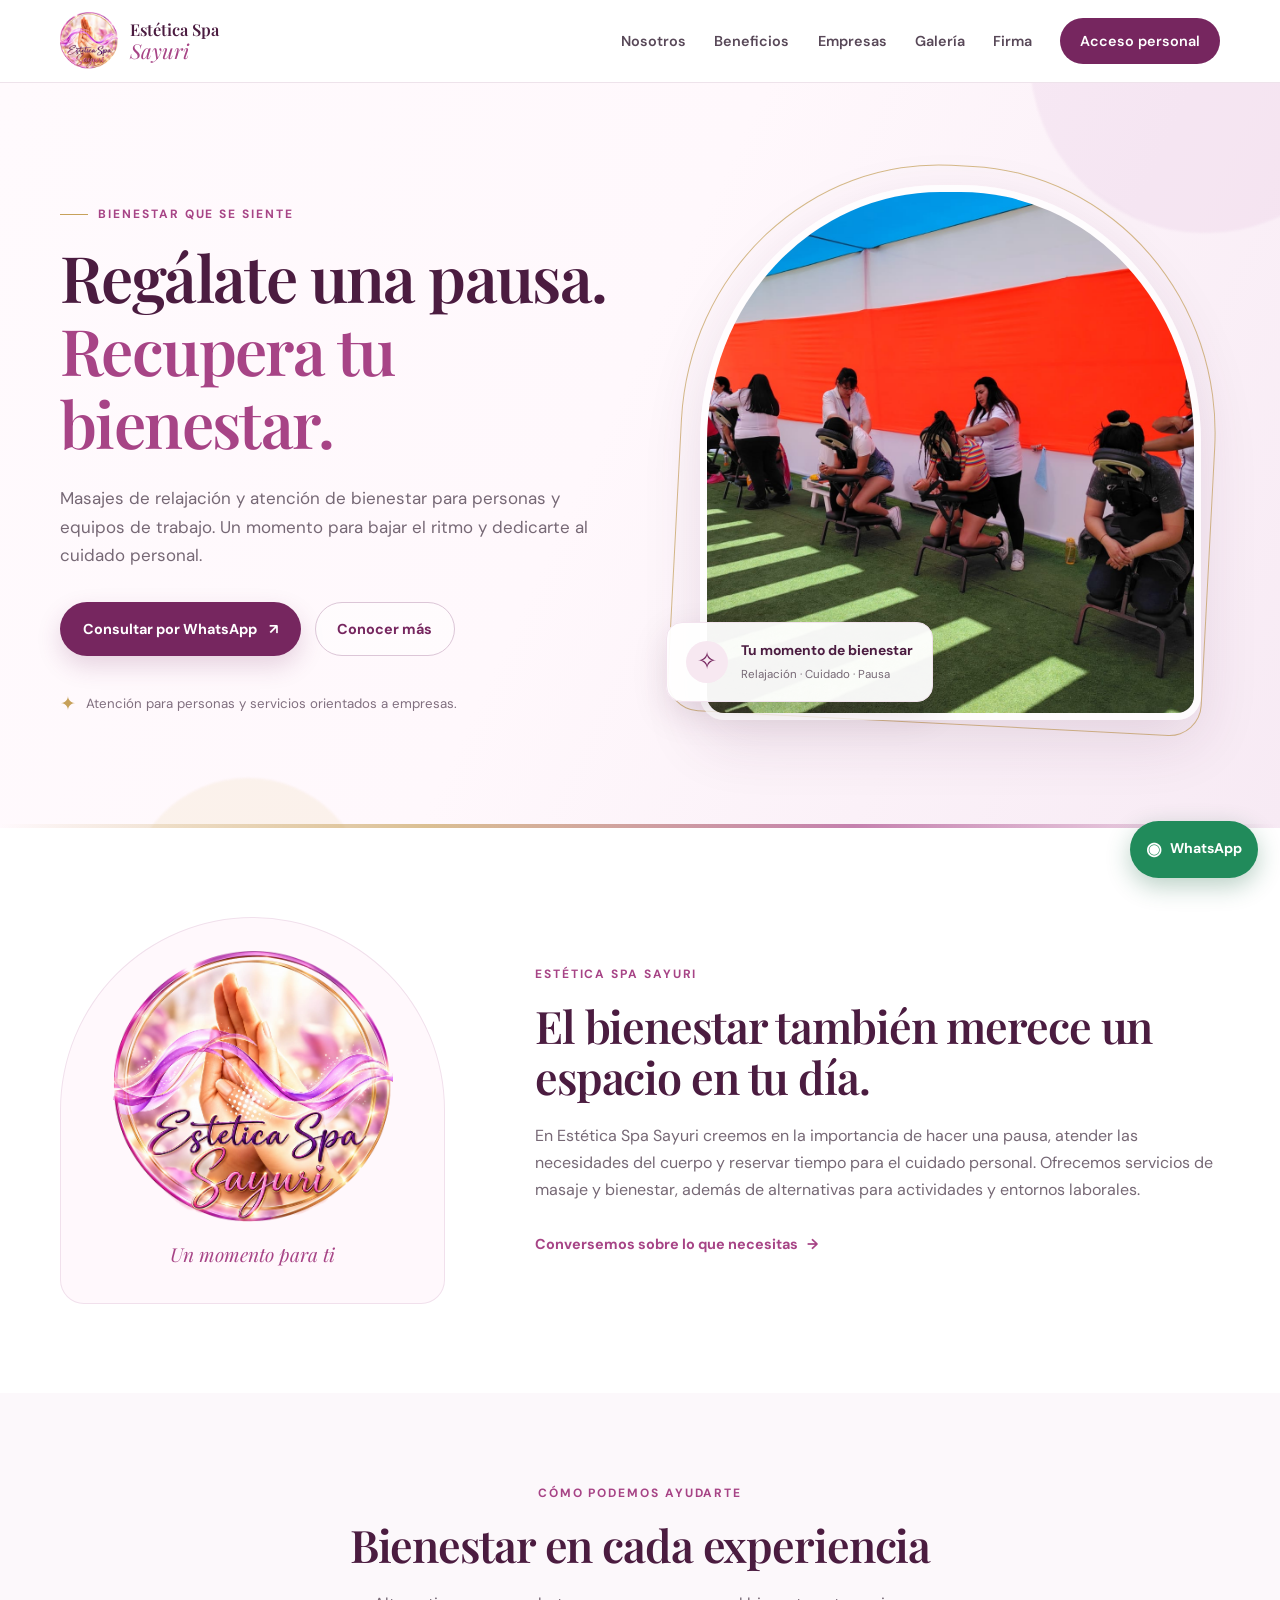
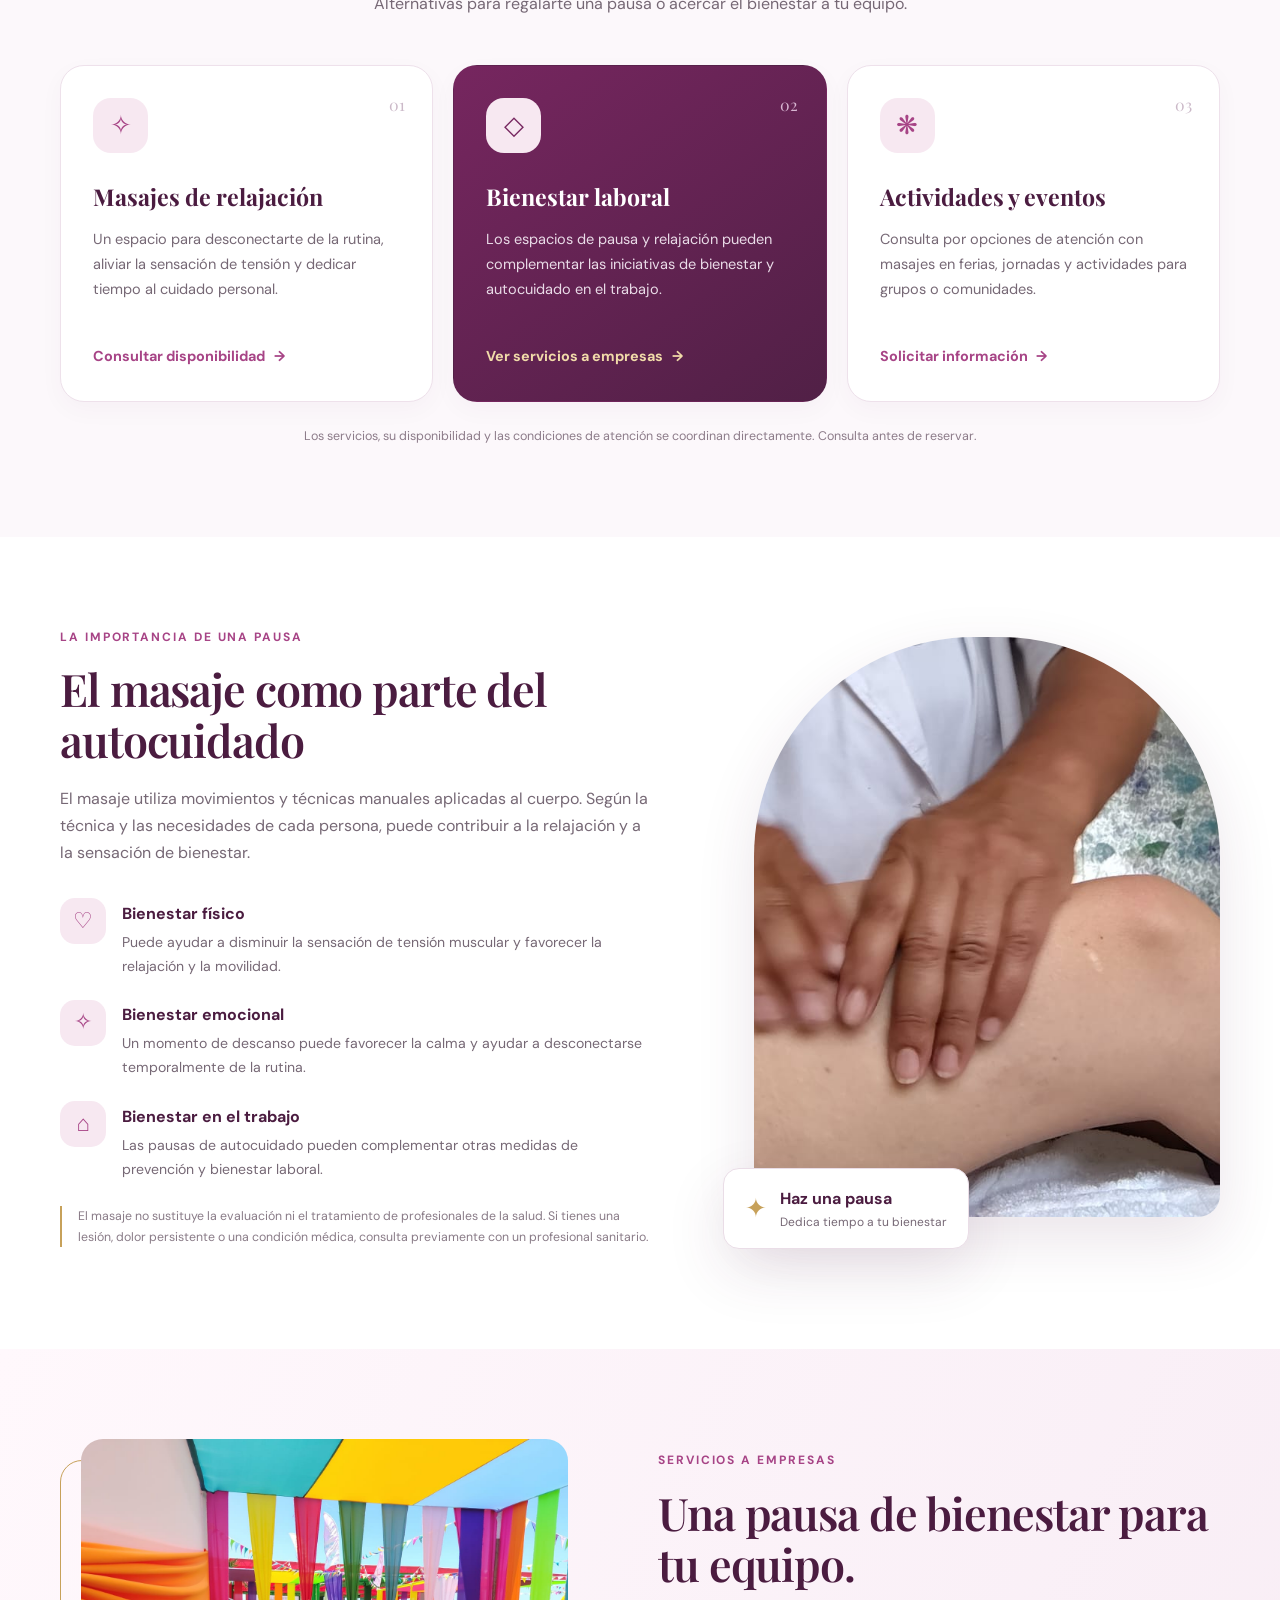
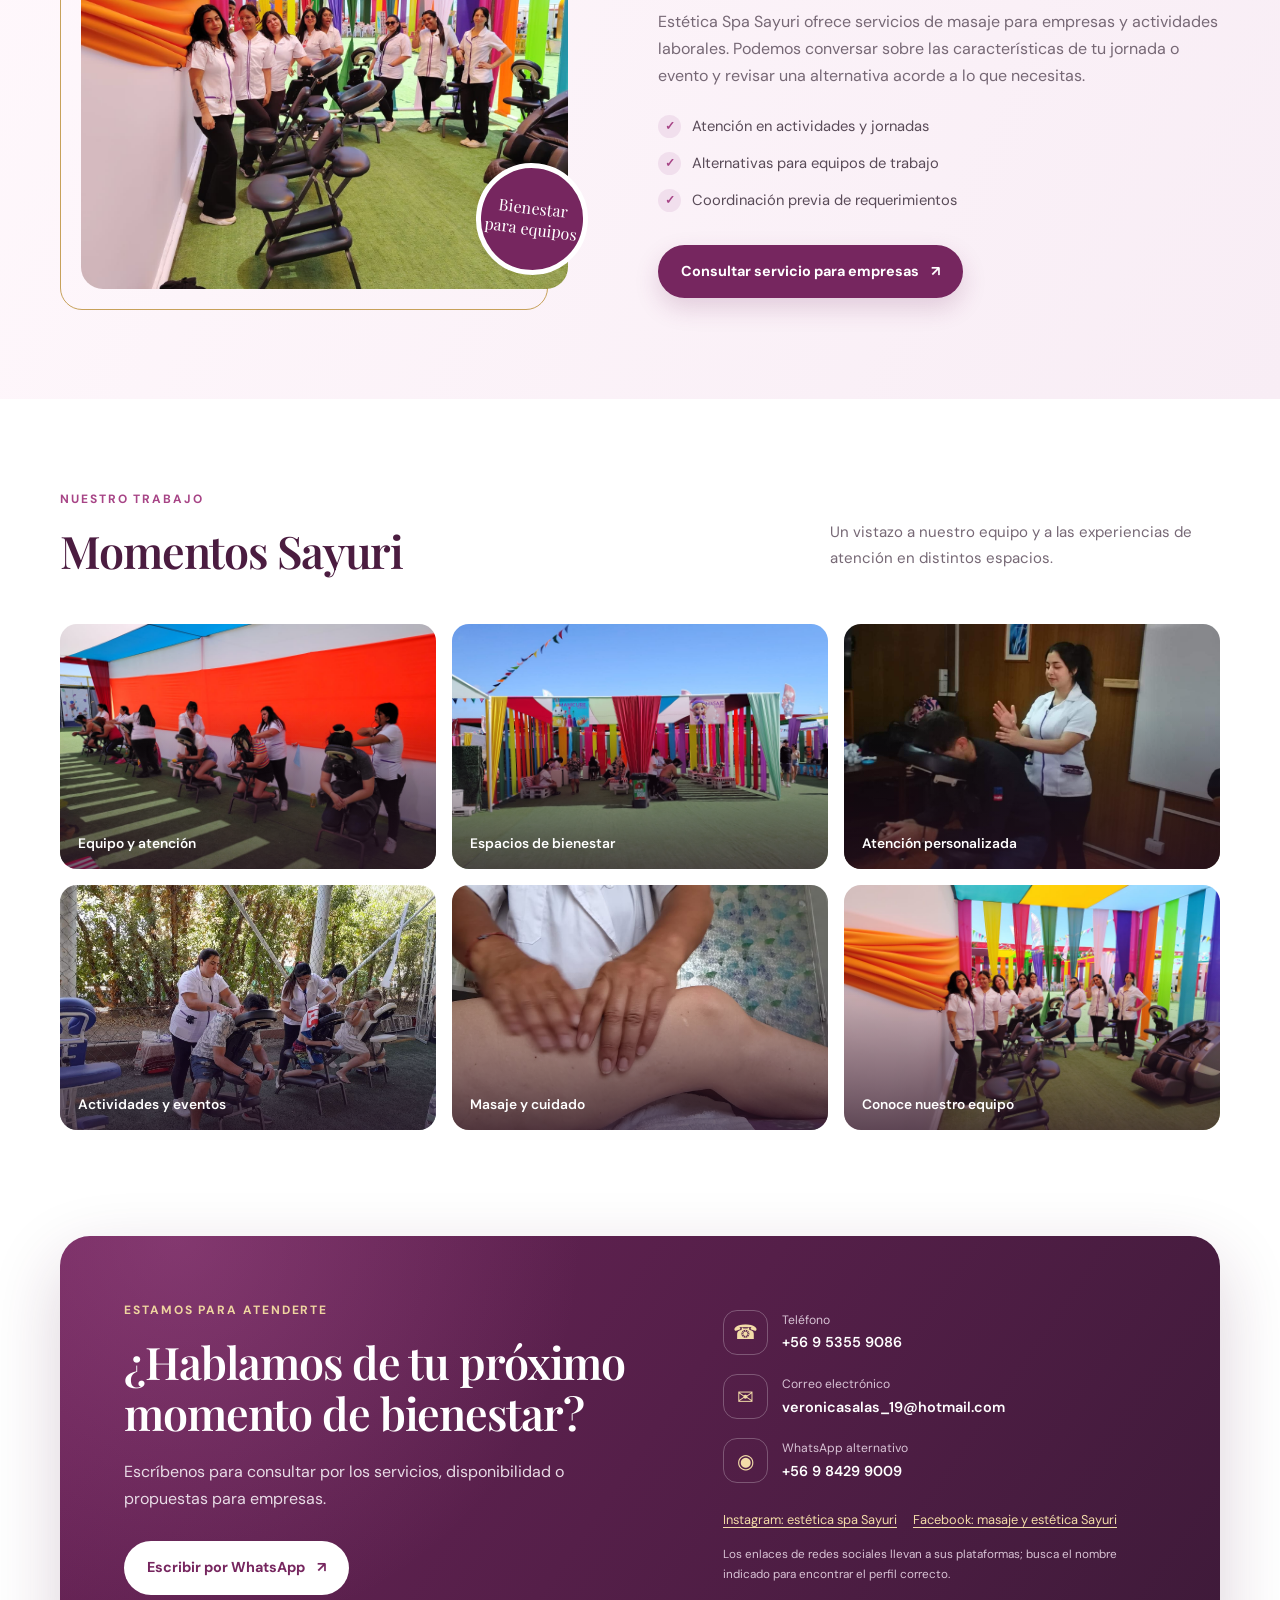
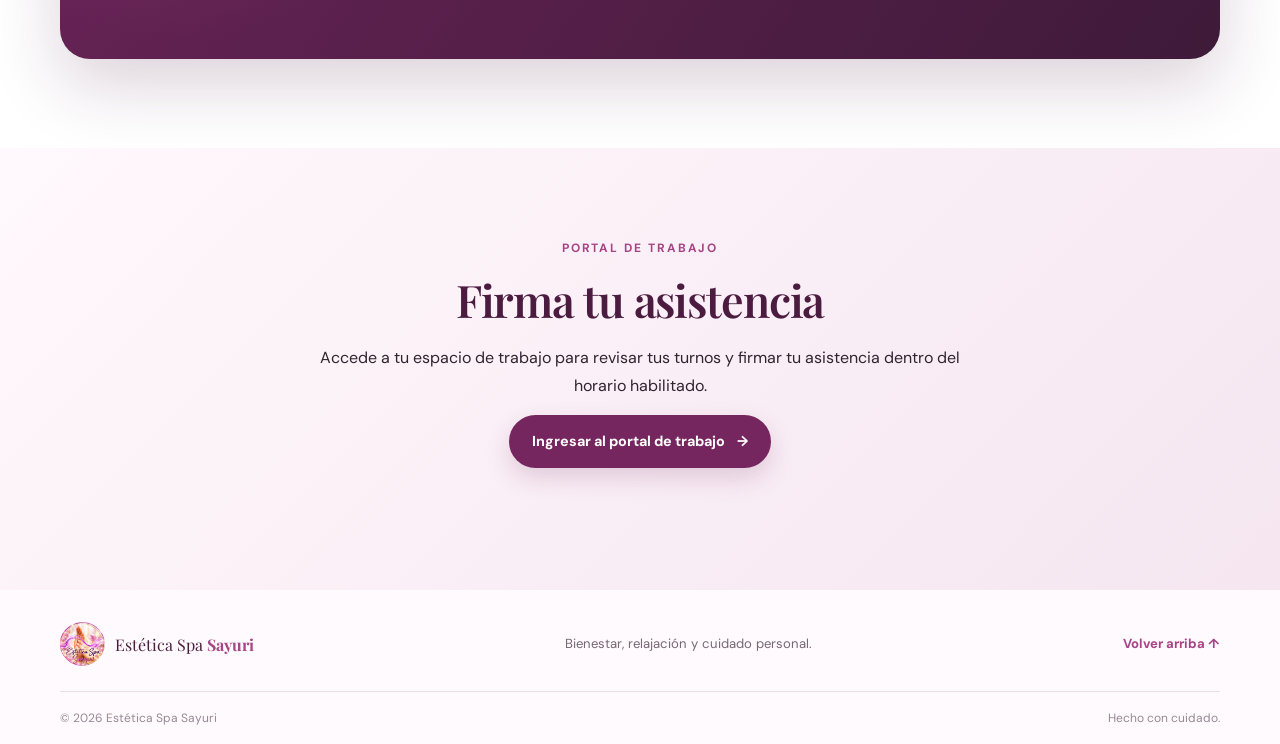
<file: index.html>
<!doctype html>
<html lang="es">
<head>
  <meta charset="utf-8">
  <meta name="viewport" content="width=device-width, initial-scale=1">
  <meta name="theme-color" content="#7c2865">
  <meta name="description" content="Estética Spa Sayuri ofrece servicios de masajes de relajación y bienestar para personas y empresas. Consulta por WhatsApp.">
  <title>Estética Spa Sayuri | Bienestar y masajes</title>
  <link rel="preconnect" href="https://fonts.googleapis.com">
  <link rel="preconnect" href="https://fonts.gstatic.com" crossorigin>
  <link href="https://fonts.googleapis.com/css2?family=DM+Sans:wght@400;500;600;700&family=Playfair+Display:wght@500;600;700&display=swap" rel="stylesheet">
  <link rel="stylesheet" href="css/styles.css">
  <script src="js/script.js" defer></script>
</head>
<body>
  <a class="skip-link" href="#contenido">Saltar al contenido</a>
  <header class="site-header">
    <div class="container nav-wrap">
      <a class="brand" href="#inicio" aria-label="Estética Spa Sayuri, inicio">
        <img src="assets/logo-sayuri.png" alt="Logo de Estética Spa Sayuri">
        <span><strong>Estética Spa</strong><em>Sayuri</em></span>
      </a>
      <button class="menu-toggle" type="button" aria-expanded="false" aria-controls="main-nav" aria-label="Abrir menú">
        <span></span><span></span><span></span>
      </button>
      <nav class="main-nav" id="main-nav" aria-label="Navegación principal">
        <a href="#nosotros">Nosotros</a>
        <a href="#beneficios">Beneficios</a>
        <a href="#empresas">Empresas</a>
        <a href="#galeria">Galería</a>
        <a href="#firma">Firma</a>
        <a class="nav-cta" href="pages/login.html">Acceso personal</a>
      </nav>
    </div>
  </header>

  <main id="contenido">
    <section class="hero" id="inicio">
      <div class="hero-glow hero-glow-one"></div><div class="hero-glow hero-glow-two"></div>
      <div class="container hero-grid">
        <div class="hero-copy">
          <p class="eyebrow"><span></span> Bienestar que se siente</p>
          <h1>Regálate una pausa.<br><span>Recupera tu bienestar.</span></h1>
          <p class="hero-lead">Masajes de relajación y atención de bienestar para personas y equipos de trabajo. Un momento para bajar el ritmo y dedicarte al cuidado personal.</p>
          <div class="hero-actions">
            <a class="button button-primary" href="https://wa.me/56984299009?text=Hola%2C%20quisiera%20consultar%20por%20los%20servicios%20de%20Est%C3%A9tica%20Spa%20Sayuri." target="_blank" rel="noopener noreferrer">Consultar por WhatsApp <span aria-hidden="true">↗</span></a>
            <a class="button button-secondary" href="#servicios">Conocer más</a>
          </div>
          <div class="hero-note"><span class="note-icon" aria-hidden="true">✦</span><span>Atención para personas y servicios orientados a empresas.</span></div>
        </div>
        <div class="hero-visual">
          <div class="hero-image-frame">
            <img src="assets/galeria/foto-2-masajes-evento.png" alt="Espacio de atención de masajes en una actividad de bienestar" fetchpriority="high">
          </div>
          <div class="floating-card"><span class="floating-star" aria-hidden="true">✧</span><div><strong>Tu momento de bienestar</strong><small>Relajación · Cuidado · Pausa</small></div></div>
          <div class="hero-orbit" aria-hidden="true"></div>
        </div>
      </div>
      <div class="hero-bottom-line"></div>
    </section>

    <section class="intro section-pad" id="nosotros">
      <div class="container intro-grid">
        <div class="intro-mark">
          <img src="assets/logo-sayuri.png" alt="Emblema de Estética Spa Sayuri">
          <span>Un momento para ti</span>
        </div>
        <div class="intro-copy">
          <p class="eyebrow">Estética Spa Sayuri</p>
          <h2>El bienestar también merece un espacio en tu día.</h2>
          <p>En Estética Spa Sayuri creemos en la importancia de hacer una pausa, atender las necesidades del cuerpo y reservar tiempo para el cuidado personal. Ofrecemos servicios de masaje y bienestar, además de alternativas para actividades y entornos laborales.</p>
          <a class="text-link" href="#contacto">Conversemos sobre lo que necesitas <span aria-hidden="true">→</span></a>
        </div>
      </div>
    </section>

    <section class="services section-pad" id="servicios">
      <div class="container">
        <div class="section-heading centered">
          <p class="eyebrow">Cómo podemos ayudarte</p>
          <h2>Bienestar en cada experiencia</h2>
          <p>Alternativas para regalarte una pausa o acercar el bienestar a tu equipo.</p>
        </div>
        <div class="service-grid">
          <article class="service-card">
            <div class="service-number">01</div><div class="service-icon" aria-hidden="true">✧</div>
            <h3>Masajes de relajación</h3>
            <p>Un espacio para desconectarte de la rutina, aliviar la sensación de tensión y dedicar tiempo al cuidado personal.</p>
            <a href="#contacto" class="text-link">Consultar disponibilidad <span aria-hidden="true">→</span></a>
          </article>
          <article class="service-card service-card-featured">
            <div class="service-number">02</div><div class="service-icon" aria-hidden="true">◇</div>
            <h3>Bienestar laboral</h3>
            <p>Los espacios de pausa y relajación pueden complementar las iniciativas de bienestar y autocuidado en el trabajo.</p>
            <a href="#empresas" class="text-link">Ver servicios a empresas <span aria-hidden="true">→</span></a>
          </article>
          <article class="service-card">
            <div class="service-number">03</div><div class="service-icon" aria-hidden="true">❋</div>
            <h3>Actividades y eventos</h3>
            <p>Consulta por opciones de atención con masajes en ferias, jornadas y actividades para grupos o comunidades.</p>
            <a href="#contacto" class="text-link">Solicitar información <span aria-hidden="true">→</span></a>
          </article>
        </div>
        <p class="small-note">Los servicios, su disponibilidad y las condiciones de atención se coordinan directamente. Consulta antes de reservar.</p>
      </div>
    </section>

    <section class="benefits section-pad" id="beneficios">
      <div class="container benefits-grid">
        <div class="benefits-copy">
          <p class="eyebrow">La importancia de una pausa</p>
          <h2>El masaje como parte del autocuidado</h2>
          <p>El masaje utiliza movimientos y técnicas manuales aplicadas al cuerpo. Según la técnica y las necesidades de cada persona, puede contribuir a la relajación y a la sensación de bienestar.</p>
          <div class="benefit-list">
            <article class="benefit-item"><span class="benefit-symbol" aria-hidden="true">♡</span><div><h3>Bienestar físico</h3><p>Puede ayudar a disminuir la sensación de tensión muscular y favorecer la relajación y la movilidad.</p></div></article>
            <article class="benefit-item"><span class="benefit-symbol" aria-hidden="true">✧</span><div><h3>Bienestar emocional</h3><p>Un momento de descanso puede favorecer la calma y ayudar a desconectarse temporalmente de la rutina.</p></div></article>
            <article class="benefit-item"><span class="benefit-symbol" aria-hidden="true">⌂</span><div><h3>Bienestar en el trabajo</h3><p>Las pausas de autocuidado pueden complementar otras medidas de prevención y bienestar laboral.</p></div></article>
          </div>
          <p class="disclaimer">El masaje no sustituye la evaluación ni el tratamiento de profesionales de la salud. Si tienes una lesión, dolor persistente o una condición médica, consulta previamente con un profesional sanitario.</p>
        </div>
        <div class="benefits-image">
          <img src="assets/galeria/foto-6-masaje.png" alt="Detalle de una sesión de masaje" loading="lazy">
          <div class="image-caption"><span>✦</span><div><strong>Haz una pausa</strong><small>Dedica tiempo a tu bienestar</small></div></div>
        </div>
      </div>
    </section>

    <section class="corporate section-pad" id="empresas">
      <div class="container corporate-grid">
        <div class="corporate-image">
          <img src="assets/galeria/foto-1-equipo.png" alt="Equipo de profesionales de masajes durante una actividad" loading="lazy">
          <div class="corporate-stamp">Bienestar<br>para equipos</div>
        </div>
        <div class="corporate-copy">
          <p class="eyebrow">Servicios a empresas</p>
          <h2>Una pausa de bienestar para tu equipo.</h2>
          <p>Estética Spa Sayuri ofrece servicios de masaje para empresas y actividades laborales. Podemos conversar sobre las características de tu jornada o evento y revisar una alternativa acorde a lo que necesitas.</p>
          <ul class="check-list">
            <li><span aria-hidden="true">✓</span> Atención en actividades y jornadas</li>
            <li><span aria-hidden="true">✓</span> Alternativas para equipos de trabajo</li>
            <li><span aria-hidden="true">✓</span> Coordinación previa de requerimientos</li>
          </ul>
          <a class="button button-primary" href="https://wa.me/56953559086?text=Hola%2C%20quisiera%20consultar%20por%20los%20servicios%20de%20masajes%20para%20empresas%20de%20Est%C3%A9tica%20Spa%20Sayuri." target="_blank" rel="noopener noreferrer">Consultar servicio para empresas <span aria-hidden="true">↗</span></a>
        </div>
      </div>
    </section>

    <section class="gallery section-pad" id="galeria">
      <div class="container">
        <div class="section-heading gallery-heading">
          <div><p class="eyebrow">Nuestro trabajo</p><h2>Momentos Sayuri</h2></div>
          <p>Un vistazo a nuestro equipo y a las experiencias de atención en distintos espacios.</p>
        </div>
        <div class="gallery-grid">
          <figure class="gallery-item gallery-large"><img src="assets/galeria/foto-2-masajes-evento.png" alt="Equipo de masajistas en un espacio de atención" loading="lazy"><figcaption>Equipo y atención</figcaption></figure>
          <figure class="gallery-item"><img src="assets/galeria/foto-3-feria.png" alt="Espacio de feria con módulos de atención" loading="lazy"><figcaption>Espacios de bienestar</figcaption></figure>
          <figure class="gallery-item"><img src="assets/galeria/foto-4-atencion.png" alt="Profesional realizando una sesión de masaje en silla" loading="lazy"><figcaption>Atención personalizada</figcaption></figure>
          <figure class="gallery-item"><img src="assets/galeria/foto-5-masajes-exterior.png" alt="Sesiones de masaje durante una actividad al aire libre" loading="lazy"><figcaption>Actividades y eventos</figcaption></figure>
          <figure class="gallery-item"><img src="assets/galeria/foto-6-masaje.png" alt="Detalle de técnicas manuales de masaje" loading="lazy"><figcaption>Masaje y cuidado</figcaption></figure>
          <figure class="gallery-item"><img src="assets/galeria/foto-1-equipo.png" alt="Equipo de Estética Spa Sayuri" loading="lazy"><figcaption>Conoce nuestro equipo</figcaption></figure>
        </div>
      </div>
    </section>

    <section class="contact section-pad" id="contacto">
      <div class="container contact-panel">
        <div class="contact-copy">
          <p class="eyebrow">Estamos para atenderte</p>
          <h2>¿Hablamos de tu próximo momento de bienestar?</h2>
          <p>Escríbenos para consultar por los servicios, disponibilidad o propuestas para empresas.</p>
          <a class="button button-light" href="https://wa.me/56984299009?text=Hola%2C%20quisiera%20recibir%20informaci%C3%B3n%20de%20Est%C3%A9tica%20Spa%20Sayuri." target="_blank" rel="noopener noreferrer">Escribir por WhatsApp <span aria-hidden="true">↗</span></a>
        </div>
        <div class="contact-details">
          <a class="contact-row" href="tel:+56953559086"><span class="contact-icon" aria-hidden="true">☎</span><span><small>Teléfono</small><strong>+56 9 5355 9086</strong></span></a>
          <a class="contact-row" href="mailto:veronicasalas_19@hotmail.com"><span class="contact-icon" aria-hidden="true">✉</span><span><small>Correo electrónico</small><strong>veronicasalas_19@hotmail.com</strong></span></a>
          <a class="contact-row" href="https://wa.me/56984299009" target="_blank" rel="noopener noreferrer"><span class="contact-icon" aria-hidden="true">◉</span><span><small>WhatsApp alternativo</small><strong>+56 9 8429 9009</strong></span></a>
          <div class="social-links">
            <a href="https://www.instagram.com/" target="_blank" rel="noopener noreferrer" aria-label="Buscar Estética Spa Sayuri en Instagram">Instagram: estética spa Sayuri</a>
            <a href="https://www.facebook.com/" target="_blank" rel="noopener noreferrer" aria-label="Buscar Masaje y Estética Sayuri en Facebook">Facebook: masaje y estética Sayuri</a>
          </div>
          <p class="social-note">Los enlaces de redes sociales llevan a sus plataformas; busca el nombre indicado para encontrar el perfil correcto.</p>
        </div>
      </div>
    </section>

    <section class="attendance section-pad" id="firma">
      <div class="container attendance-wrap">
        <div class="section-heading centered">
          <p class="eyebrow">Portal de trabajo</p>
          <h2>Firma tu asistencia</h2>
          <p>Accede a tu espacio de trabajo para revisar tus turnos y firmar tu asistencia dentro del horario habilitado.</p>
          <a class="button button-primary" href="pages/login.html">Ingresar al portal de trabajo <span aria-hidden="true">→</span></a>
        </div>
      </div>
    </section>
  </main>

  <footer class="site-footer">
    <div class="container footer-inner">
      <a class="footer-brand" href="#inicio"><img src="assets/logo-sayuri.png" alt="" loading="lazy"><span>Estética Spa <strong>Sayuri</strong></span></a>
      <p>Bienestar, relajación y cuidado personal.</p>
      <a href="#inicio" class="back-top">Volver arriba ↑</a>
    </div>
    <div class="container copyright"><span>© <span id="year"></span> Estética Spa Sayuri</span><span>Hecho con cuidado.</span></div>
  </footer>

  <a class="floating-whatsapp" href="https://wa.me/56984299009?text=Hola%2C%20quisiera%20consultar%20por%20Est%C3%A9tica%20Spa%20Sayuri." target="_blank" rel="noopener noreferrer" aria-label="Contactar por WhatsApp"><span aria-hidden="true">◉</span><span class="whatsapp-label">WhatsApp</span></a>
</body>
</html>
</file>
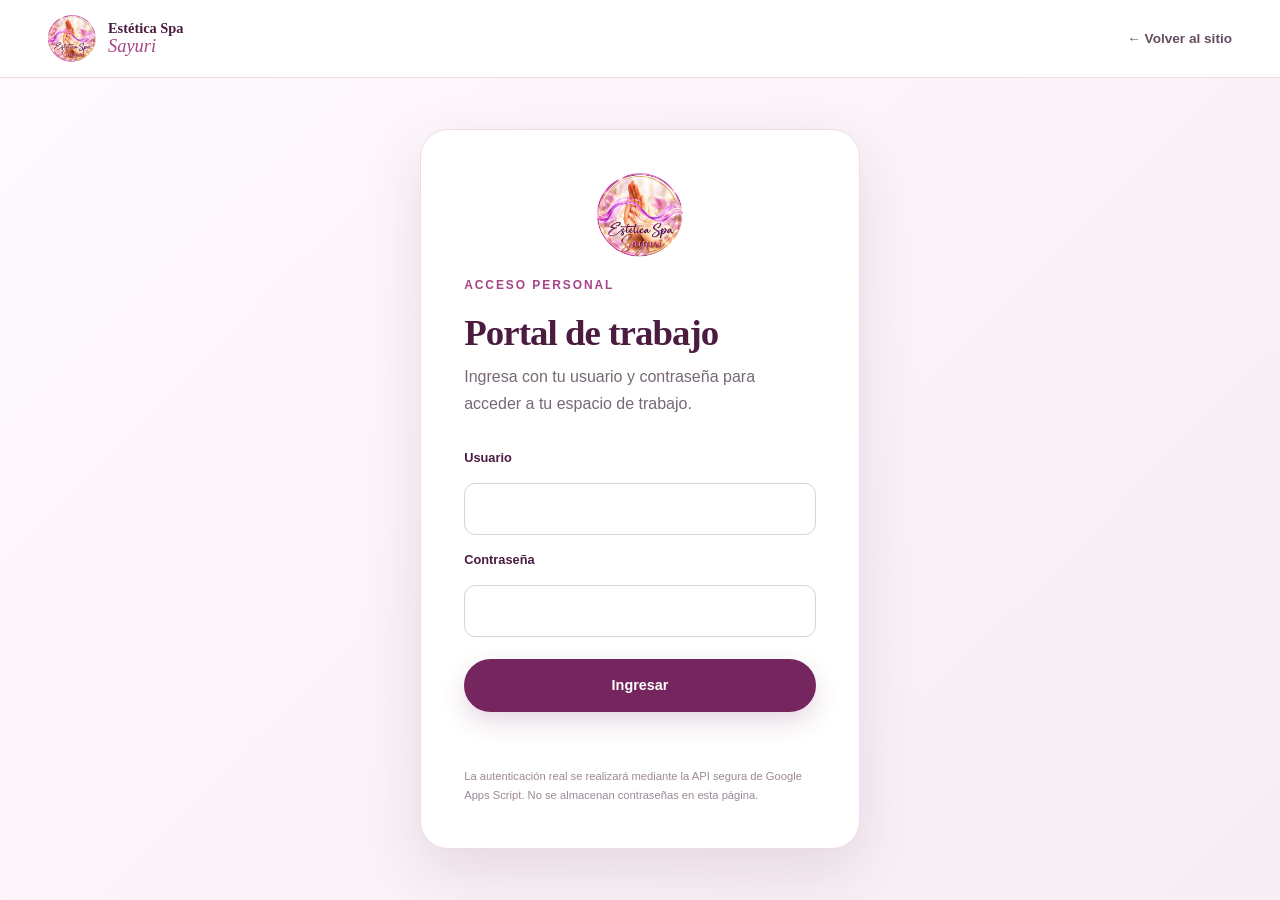
<file: pages/admin.html>
<!doctype html>
<html lang="es">
<head>
<meta charset="utf-8">
<meta name="viewport" content="width=device-width, initial-scale=1">
<meta name="theme-color" content="#76265f">
<title>Administración | Sayuri RRHH</title>
<link rel="stylesheet" href="../css/styles.css">
<link rel="stylesheet" href="../css/rrhh.css">
<script src="../js/config.js" defer></script>
<script src="../js/api.js" defer></script>
<script src="../js/app.js" defer></script>
<script src="../js/admin.js" defer></script>
<script src="../js/payroll.js" defer></script>
</head>
<body class="rrhh-body">
<header class="rrhh-top">
  <a class="brand" href="../index.html">
    <img src="../assets/logo-sayuri.png" alt="Estética Spa Sayuri">
    <span><strong>Estética Spa</strong><em>Sayuri</em></span>
  </a>
  <nav class="portal-nav">
    <a class="active" href="admin.html">Planificación</a>
    <a href="#pagos">Pagos RRHH</a>
    <a href="#asistencias">Asistencias</a>
    <a href="import-workers.html">Trabajadores</a>
    <button data-logout class="logout-btn">Salir</button>
  </nav>
</header>

<main class="portal-main">
<section class="page-heading">
  <div>
    <p class="eyebrow">Gestión RRHH</p>
    <h1>Planificación de equipos</h1>
    <p>Organiza eventos y asigna individualmente una función a cada trabajadora.</p>
  </div>
  <div class="admin-user">Sesión: <strong data-user-name></strong></div>
</section>

<section class="toolbar card">
  <div class="month-controls">
    <button id="prev-month" class="icon-btn" type="button" aria-label="Mes anterior">‹</button>
    <div>
      <span id="month-label"></span>
      <select id="year-select" aria-label="Año"></select>
    </div>
    <button id="next-month" class="icon-btn" type="button" aria-label="Mes siguiente">›</button>
  </div>
  <div class="toolbar-actions">
    <a class="button button-secondary" href="import-workers.html">Importar trabajadores</a>
    <button id="new-shift" class="button button-primary" type="button">+ Crear turno</button>
  </div>
</section>

<section class="card calendar-card">
  <div class="calendar-header">
    <div>
      <h2>Calendario de turnos</h2>
      <p>Turnos de mañana y tarde independientes, o turno único.</p>
    </div>
    <div class="legend">
      <span><i class="morning"></i>Mañana</span>
      <span><i class="afternoon"></i>Tarde</span>
      <span><i class="single"></i>Único</span>
    </div>
  </div>
  <div id="calendar" class="calendar"></div>
</section>

<section class="card roster-card">
  <div class="section-row">
    <div>
      <h2>Trabajadores disponibles</h2>
      <p>Personal cargado desde la API.</p>
    </div>
    <span id="worker-count" class="count-pill">0</span>
  </div>
  <div id="workers-list" class="workers-grid">
    <div class="loading">Cargando trabajadores…</div>
  </div>
</section>


<section class="card payroll-card" id="pagos">
  <div class="section-row">
    <div>
      <p class="eyebrow">Remuneraciones por evento</p>
      <h2>Pagos a trabajadoras</h2>
      <p>El pago se calcula por evento y función. Los bonos son retroactivos según los eventos acumulados.</p>
      <p class="payroll-payment-note"><strong>Eventos</strong> = asignaciones del período · <strong>Firmas</strong> = asistencias firmadas correctamente · <strong>Pago efectivo</strong> = monto realmente pagable según las firmas válidas.</p>
    </div>
    <div class="payroll-filters">
      <label for="payroll-month">Mes</label>
      <select id="payroll-month">
        <option value="0">Enero</option><option value="1">Febrero</option><option value="2">Marzo</option>
        <option value="3">Abril</option><option value="4">Mayo</option><option value="5">Junio</option>
        <option value="6">Julio</option><option value="7">Agosto</option><option value="8">Septiembre</option>
        <option value="9">Octubre</option><option value="10">Noviembre</option><option value="11">Diciembre</option>
      </select>
      <label for="payroll-year">Año</label>
      <select id="payroll-year"></select>
      <button id="payroll-refresh" class="button button-secondary" type="button">Actualizar</button>
    </div>
  </div>

  <div class="payroll-rules">
    <div><strong>Masajista</strong><span>$20.000 / evento</span></div>
    <div><strong>Manicurista</strong><span>$20.000 / evento</span></div>
    <div><strong>Tatuador(a)</strong><span>$15.000 / evento</span></div>
  </div>

  <div class="payroll-metrics">
    <div><span>Trabajadoras</span><strong id="payroll-worker-count">0</strong></div>
    <div><span>Eventos</span><strong id="payroll-event-count">0</strong></div>
    <div><span>Firmas</span><strong id="payroll-signature-count">0</strong></div>
    <div><span>Bonos</span><strong id="payroll-bonus-total">$0</strong></div>
    <div><span>Total a pagar</span><strong id="payroll-total">$0</strong></div>
    <div><span>Pago efectivo</span><strong id="payroll-effective-total">$0</strong></div>
  </div>

  <div id="payroll-table">
    <div class="loading">Calculando remuneraciones…</div>
  </div>
  <p id="payroll-message" class="form-message"></p>
</section>

<section class="card attendance-admin-card pending-attendance-card" id="firmas-pendientes">
  <div class="section-row">
    <div>
      <p class="eyebrow">Validación administrativa</p>
      <h2>Firmas pendientes</h2>
      <p>Asistencias cuyo período normal de firma ya terminó y que todavía no tienen registro.</p>
    </div>
    <button id="refresh-pending-attendance" class="button button-secondary" type="button">Actualizar</button>
  </div>
  <div id="pending-attendance-table">
    <div class="loading">Cargando firmas pendientes…</div>
  </div>
</section>

<section class="card attendance-admin-card" id="asistencias">
  <div class="section-row">
    <div>
      <p class="eyebrow">Control de asistencia</p>
      <h2>Firmas registradas</h2>
      <p>Consulta las firmas electrónicas registradas por el personal.</p>
    </div>
    <button id="refresh-attendance" class="button button-secondary" type="button">Actualizar</button>
  </div>
  <div id="attendance-table">
    <div class="loading">Cargando asistencias…</div>
  </div>
</section>
</main>

<div class="modal-backdrop" id="shift-modal" hidden>
<section class="modal" role="dialog" aria-modal="true" aria-labelledby="shift-title">
  <button class="modal-close" id="close-modal" type="button" aria-label="Cerrar">×</button>
  <p class="eyebrow">Configuración de turno</p>
  <h2 id="shift-title">Crear turno</h2>

  <form id="shift-form">
    <div class="form-grid">
      <div>
        <label for="shift-date">Fecha</label>
        <input id="shift-date" type="date" required>
      </div>
      <div>
        <label for="shift-type">Tipo</label>
        <select id="shift-type">
          <option value="MORNING">Mañana</option>
          <option value="AFTERNOON">Tarde</option>
          <option value="SINGLE">Único</option>
        </select>
      </div>
      <div>
        <label for="shift-start">Inicio</label>
        <input id="shift-start" type="time" required>
      </div>
      <div>
        <label for="shift-end">Término</label>
        <input id="shift-end" type="time" required>
      </div>
      <div class="full-field">
        <label for="shift-description">Descripción del evento (opcional)</label>
        <input id="shift-description" type="text" placeholder="Ej.: Feria de Navidad, evento corporativo">
      </div>
    </div>

    <div class="assign-box">
      <div class="section-row">
        <div>
          <h3>Equipo de trabajo</h3>
          <p>Selecciona los trabajadores que participarán en este turno.</p>
        </div>
        <span id="selected-count" class="count-pill">0</span>
      </div>

      <div id="worker-picker" class="worker-picker"></div>

      <div class="current-assignments-box">
        <h3>Asignaciones actuales</h3>
        <div id="current-assignments"></div>
      </div>
    </div>

    <div class="modal-actions">
      <button type="button" class="button button-secondary" id="cancel-shift">Cancelar</button>
      <button type="button" class="button button-danger" id="delete-shift" hidden>Desactivar turno</button>
      <button type="submit" class="button button-primary">Guardar turno</button>
    </div>

    <p class="form-message" id="shift-message"></p>
  </form>
</section>
</div>
</body>
</html>
</file>
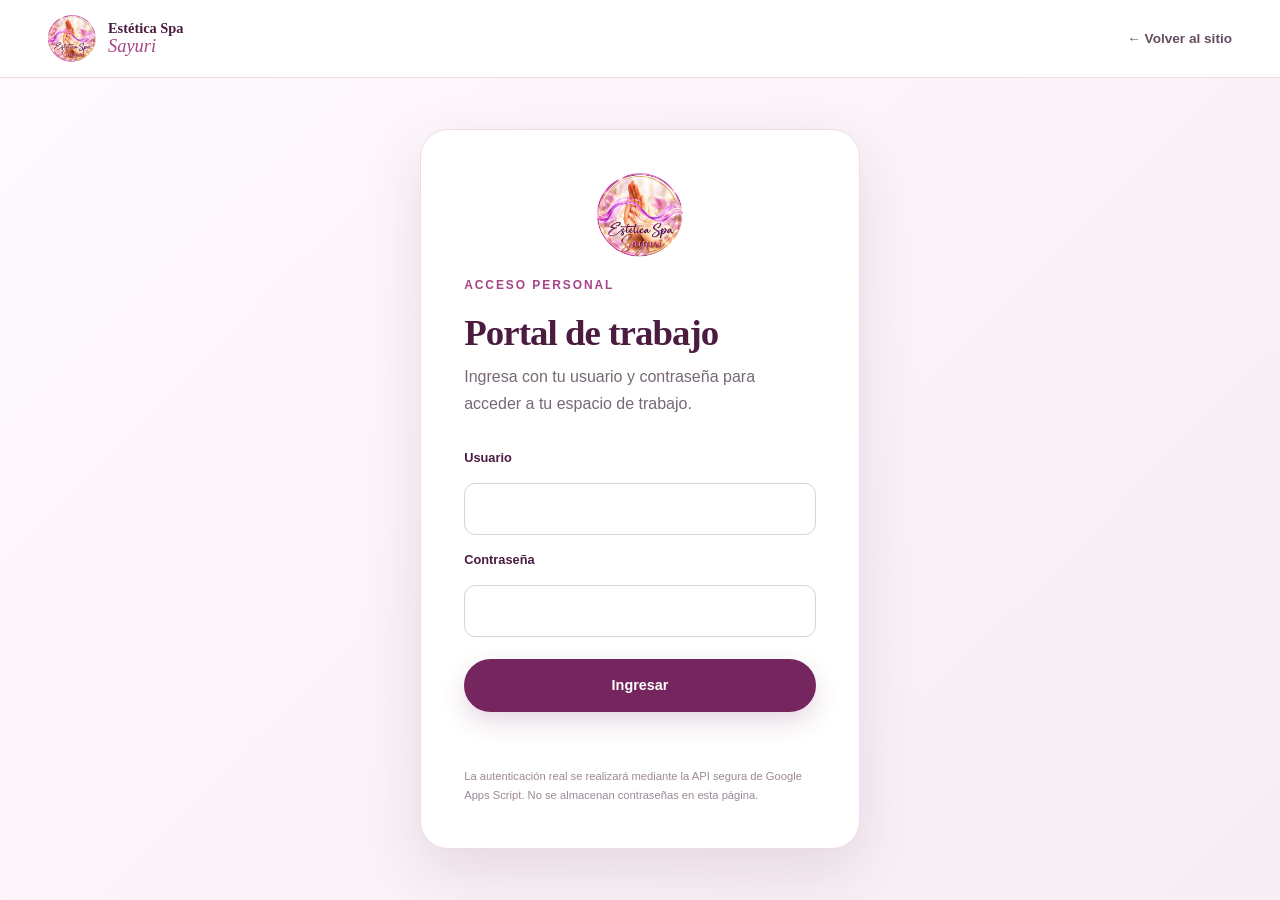
<file: pages/login.html>
<!doctype html>
<html lang="es">
<head>
<meta charset="utf-8"><meta name="viewport" content="width=device-width, initial-scale=1">
<meta name="theme-color" content="#76265f"><title>Acceso | Estética Spa Sayuri</title>
<link rel="stylesheet" href="../css/styles.css"><link rel="stylesheet" href="../css/rrhh.css">
<script src="../js/config.js" defer></script><script src="../js/api.js" defer></script><script src="../js/app.js" defer></script>
</head>
<body class="rrhh-body">
<header class="rrhh-top"><a class="brand" href="../index.html"><img src="../assets/logo-sayuri.png" alt="Estética Spa Sayuri"><span><strong>Estética Spa</strong><em>Sayuri</em></span></a><a class="back-link" href="../index.html">← Volver al sitio</a></header>
<main class="auth-main">
<section class="auth-card">
<img class="auth-logo" src="../assets/logo-sayuri.png" alt="">
<p class="eyebrow">Acceso personal</p>
<h1>Portal de trabajo</h1>
<p class="auth-intro">Ingresa con tu usuario y contraseña para acceder a tu espacio de trabajo.</p>
<form id="login-form">
<label for="username">Usuario</label><input id="username" name="username" type="text" autocomplete="username" required>
<label for="password">Contraseña</label><input id="password" name="password" type="password" autocomplete="current-password" required>
<button class="button button-primary full" type="submit">Ingresar</button>
<p class="form-message" id="login-message" role="alert"></p>
</form>
<p class="security-note">La autenticación real se realizará mediante la API segura de Google Apps Script. No se almacenan contraseñas en esta página.</p>
</section>
</main>

<script src="../js/login.js" defer></script>
</body></html>
</file>
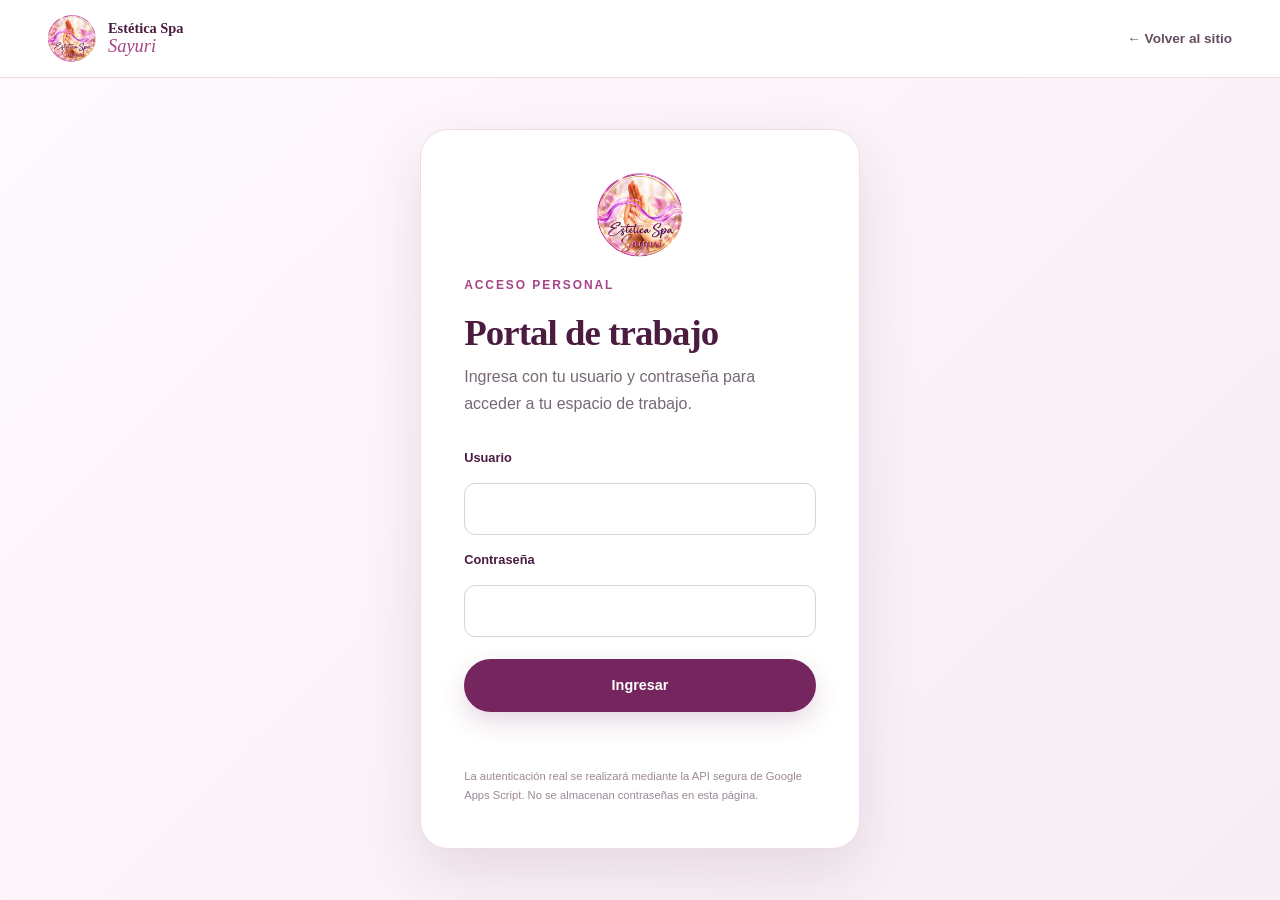
<file: pages/worker.html>
<!doctype html>
<html lang="es">
<head>
<meta charset="utf-8">
<meta name="viewport" content="width=device-width, initial-scale=1">
<meta name="theme-color" content="#76265f">
<title>Mi jornada | Sayuri RRHH</title>
<link rel="stylesheet" href="../css/styles.css">
<link rel="stylesheet" href="../css/rrhh.css">
<script src="../js/config.js" defer></script>
<script src="../js/api.js" defer></script>
<script src="../js/app.js" defer></script>
<script src="../js/worker.js" defer></script>
</head>
<body class="rrhh-body">
<header class="rrhh-top">
  <a class="brand" href="../index.html">
    <img src="../assets/logo-sayuri.png" alt="Estética Spa Sayuri">
    <span><strong>Estética Spa</strong><em>Sayuri</em></span>
  </a>
  <nav class="portal-nav">
    <a class="active" href="worker.html">Mi jornada</a>
    <button data-logout class="logout-btn">Salir</button>
  </nav>
</header>

<main class="portal-main narrow">
<section class="worker-welcome">
  <div>
    <p class="eyebrow">Mi espacio de trabajo</p>
    <h1>Hola, <span data-user-name>trabajador/a</span>.</h1>
    <p>Aquí puedes revisar tus turnos y registrar tu asistencia.</p>
  </div>
  <div id="clock" class="live-clock"></div>
</section>

<section class="card attendance-live">
  <div class="live-copy">
    <span class="live-dot"></span>
    <p class="eyebrow">Asistencia en tiempo real</p>
    <h2>¿Tienes un turno activo?</h2>
    <p id="attendance-help">Buscando tu próximo turno…</p>
  </div>
  <div class="attendance-action">
    <button id="sign-btn" class="sign-button" type="button" disabled>Firmar asistencia</button>
    <span id="sign-status" class="sign-status"></span>
  </div>
</section>

<section class="card">
  <div class="section-row">
    <div>
      <p class="eyebrow">Mi calendario</p>
      <h2>Turnos asignados</h2>
    </div>
    <span id="schedule-count" class="count-pill">0</span>
  </div>
  <div id="worker-schedule" class="worker-schedule">
    <div class="loading">Cargando calendario…</div>
  </div>
</section>

<section class="card profile-card">
  <div>
    <p class="eyebrow">Mis datos</p>
    <h2>Información personal</h2>
  </div>
  <dl id="profile-data"></dl>
</section>
</main>
</body>
</html>
</file>
<file: css/styles.css>
/* Estética Spa Sayuri — estilos responsivos */
:root {
  --plum: #76265f;
  --plum-dark: #4b1c40;
  --berry: #a74486;
  --pink: #f7e8f1;
  --blush: #fff8fc;
  --gold: #c7a15a;
  --gold-light: #e7d2a0;
  --ink: #30242f;
  --muted: #766875;
  --white: #fff;
  --line: #eadde7;
  --shadow: 0 22px 60px rgba(83, 34, 72, .12);
  --radius: 24px;
  --serif: "Playfair Display", Georgia, serif;
  --sans: "DM Sans", Arial, sans-serif;
}
* { box-sizing: border-box; }
html { scroll-behavior: smooth; scroll-padding-top: 90px; }
body { margin: 0; font-family: var(--sans); color: var(--ink); line-height: 1.7; background: #fff; }
img { display: block; max-width: 100%; }
a { color: inherit; }
button, input, textarea { font: inherit; }
a:focus-visible, button:focus-visible { outline: 3px solid var(--gold); outline-offset: 4px; }
.container { width: min(1160px, calc(100% - 48px)); margin-inline: auto; }
.skip-link { position: absolute; left: 1rem; top: -100px; z-index: 1000; padding: .7rem 1rem; background: #fff; color: var(--plum); }
.skip-link:focus { top: 1rem; }
.site-header { position: sticky; top: 0; z-index: 100; background: rgba(255,255,255,.94); backdrop-filter: blur(14px); border-bottom: 1px solid rgba(234,221,231,.8); }
.nav-wrap { min-height: 82px; display: flex; align-items: center; justify-content: space-between; gap: 2rem; }
.brand { display: inline-flex; align-items: center; gap: .75rem; text-decoration: none; flex-shrink: 0; }
.brand img { width: 58px; height: 58px; object-fit: contain; }
.brand span { display: flex; flex-direction: column; line-height: 1.15; }
.brand strong { color: var(--plum-dark); font-family: var(--serif); font-size: 1.02rem; font-weight: 600; }
.brand em { color: var(--berry); font-family: var(--serif); font-size: 1.28rem; }
.main-nav { display: flex; align-items: center; gap: clamp(1rem, 2.2vw, 2rem); }
.main-nav a { font-size: .9rem; font-weight: 600; color: #584858; text-decoration: none; transition: color .2s; }
.main-nav a:hover { color: var(--berry); }
.main-nav .nav-cta { padding: .7rem 1.25rem; border-radius: 999px; background: var(--plum); color: #fff; }
.menu-toggle { display: none; border: 0; background: transparent; width: 44px; height: 44px; padding: 10px; cursor: pointer; }
.menu-toggle span { display: block; height: 2px; margin: 5px 0; background: var(--plum); border-radius: 2px; }
.hero { position: relative; overflow: hidden; padding: clamp(4rem, 8vw, 7.5rem) 0 5.5rem; background: linear-gradient(115deg, #fffafd 0%, #fff8fc 47%, #f7eaf4 100%); }
.hero-grid { position: relative; z-index: 1; display: grid; grid-template-columns: 1.04fr .96fr; align-items: center; gap: clamp(2rem, 6vw, 5.5rem); }
.eyebrow { display: flex; align-items: center; gap: .65rem; margin: 0 0 1rem; color: var(--berry); font-size: .75rem; font-weight: 700; letter-spacing: .16em; text-transform: uppercase; }
.eyebrow > span { display: inline-block; width: 28px; height: 1px; background: var(--gold); }
h1, h2, h3, p { margin-top: 0; }
h1, h2 { font-family: var(--serif); font-weight: 600; line-height: 1.14; letter-spacing: -.025em; }
h1 { max-width: 700px; margin-bottom: 1.5rem; font-size: clamp(2.8rem, 5vw, 4.7rem); color: var(--plum-dark); }
h1 span { color: var(--berry); }
.hero-lead { max-width: 570px; margin-bottom: 2rem; color: var(--muted); font-size: 1.06rem; }
.hero-actions { display: flex; flex-wrap: wrap; align-items: center; gap: .85rem; }
.button { display: inline-flex; justify-content: center; align-items: center; gap: .8rem; min-height: 52px; padding: .85rem 1.35rem; border: 1px solid transparent; border-radius: 999px; text-decoration: none; font-weight: 700; font-size: .9rem; transition: transform .2s, box-shadow .2s, background .2s; }
.button:hover { transform: translateY(-2px); }
.button-primary { color: #fff; background: var(--plum); box-shadow: 0 10px 24px rgba(118,38,95,.18); }
.button-primary:hover { background: var(--plum-dark); box-shadow: 0 14px 30px rgba(118,38,95,.23); }
.button-secondary { border-color: #dcc6d7; color: var(--plum); background: rgba(255,255,255,.55); }
.hero-note { display: flex; align-items: center; gap: .65rem; margin-top: 2rem; color: #806f7f; font-size: .83rem; }
.note-icon { color: var(--gold); font-size: 1.2rem; }
.hero-visual { position: relative; min-width: 0; padding: 0 1.2rem 1.2rem 0; }
.hero-image-frame { position: relative; z-index: 1; overflow: hidden; height: clamp(360px, 43vw, 535px); border-radius: 48% 48% 24px 24px; box-shadow: var(--shadow); border: 7px solid rgba(255,255,255,.8); }
.hero-image-frame img { width: 100%; height: 100%; object-fit: cover; object-position: center; }
.hero-orbit { position: absolute; inset: -20px 5px 15px -20px; border: 1px solid rgba(199,161,90,.7); border-radius: 48% 48% 32px 32px; transform: rotate(3deg); }
.floating-card { position: absolute; z-index: 2; bottom: 38px; left: -34px; display: flex; align-items: center; gap: .8rem; padding: 1rem 1.2rem; background: rgba(255,255,255,.95); border: 1px solid #f2e3ee; border-radius: 16px; box-shadow: 0 12px 35px rgba(75,28,64,.13); }
.floating-star { display: grid; place-items: center; width: 42px; height: 42px; border-radius: 50%; color: var(--plum); background: var(--pink); font-size: 1.5rem; }
.floating-card strong, .floating-card small { display: block; }
.floating-card strong { font-size: .87rem; color: var(--plum-dark); }
.floating-card small { margin-top: .15rem; font-size: .72rem; color: var(--muted); }
.hero-glow { position: absolute; border-radius: 50%; filter: blur(1px); pointer-events: none; }
.hero-glow-one { width: 350px; height: 350px; top: -200px; right: -100px; background: rgba(226,183,220,.2); }
.hero-glow-two { width: 240px; height: 240px; bottom: -190px; left: 10%; background: rgba(231,210,160,.18); }
.hero-bottom-line { position: absolute; bottom: 0; left: 0; right: 0; height: 4px; background: linear-gradient(90deg, transparent, var(--gold), var(--berry), transparent); opacity: .65; }
.section-pad { padding: clamp(4rem, 7vw, 6.5rem) 0; }
.intro-grid { display: grid; grid-template-columns: .72fr 1.28fr; gap: clamp(2rem, 7vw, 7rem); align-items: center; }
.intro-mark { display: flex; flex-direction: column; align-items: center; justify-content: center; padding: 2rem; border-radius: 50% 50% 24px 24px; background: var(--blush); border: 1px solid #f1e0ec; }
.intro-mark img { width: min(100%, 280px); }
.intro-mark span { margin-top: .5rem; color: var(--berry); font-family: var(--serif); font-style: italic; font-size: 1.2rem; }
h2 { margin-bottom: 1.2rem; color: var(--plum-dark); font-size: clamp(2.1rem, 3.5vw, 3.2rem); }
.intro-copy > p:not(.eyebrow), .corporate-copy > p:not(.eyebrow) { max-width: 680px; color: var(--muted); }
.text-link { display: inline-flex; align-items: center; gap: .55rem; margin-top: .8rem; color: var(--berry); text-decoration: none; font-size: .9rem; font-weight: 700; }
.text-link span { transition: transform .2s; }
.text-link:hover span { transform: translateX(4px); }
.services { background: #fcf8fb; }
.section-heading { max-width: 720px; margin-bottom: 3rem; }
.section-heading.centered { margin-inline: auto; text-align: center; }
.section-heading.centered .eyebrow { justify-content: center; }
.section-heading > p:last-child { color: var(--muted); }
.service-grid { display: grid; grid-template-columns: repeat(3, 1fr); gap: 1.25rem; }
.service-card { position: relative; min-height: 315px; padding: 2rem; border: 1px solid #eee1eb; border-radius: var(--radius); background: #fff; box-shadow: 0 8px 25px rgba(83,34,72,.035); transition: transform .25s, box-shadow .25s; }
.service-card:hover { transform: translateY(-5px); box-shadow: var(--shadow); }
.service-card-featured { background: linear-gradient(145deg, #76265f, #512046); border-color: transparent; }
.service-number { position: absolute; top: 1.6rem; right: 1.7rem; color: #cbb9c8; font-family: var(--serif); font-size: 1rem; }
.service-card-featured .service-number { color: #d8b6d2; }
.service-icon { display: grid; place-items: center; width: 55px; height: 55px; margin-bottom: 1.5rem; border-radius: 18px; color: var(--berry); background: var(--pink); font-size: 1.6rem; }
.service-card-featured .service-icon { color: var(--plum); background: #f7e8f1; }
.service-card h3 { margin-bottom: .75rem; color: var(--plum-dark); font-family: var(--serif); font-size: 1.45rem; }
.service-card p { min-height: 92px; margin-bottom: .7rem; color: var(--muted); font-size: .91rem; }
.service-card-featured h3, .service-card-featured p { color: #fff; }
.service-card-featured p { color: #eadce8; }
.service-card-featured .text-link { color: #f1dba9; }
.small-note { margin: 1.5rem 0 0; color: #8c7b89; font-size: .78rem; text-align: center; }
.benefits-grid { display: grid; grid-template-columns: 1.1fr .9fr; align-items: center; gap: clamp(2.5rem, 7vw, 6.5rem); }
.benefits-copy > p:not(.eyebrow) { color: var(--muted); }
.benefit-list { display: grid; gap: 1.3rem; margin: 2rem 0 1.5rem; }
.benefit-item { display: flex; gap: 1rem; align-items: flex-start; }
.benefit-symbol { display: grid; place-items: center; flex: 0 0 46px; width: 46px; height: 46px; border-radius: 15px; color: var(--berry); background: var(--pink); font-size: 1.4rem; }
.benefit-item h3 { margin: .1rem 0 .25rem; color: var(--plum-dark); font-size: 1rem; }
.benefit-item p { margin: 0; color: var(--muted); font-size: .88rem; }
.disclaimer { padding-left: 1rem; border-left: 2px solid var(--gold); color: #897b87 !important; font-size: .77rem; }
.benefits-image { position: relative; padding: 0 0 2rem 1rem; }
.benefits-image > img { width: 100%; height: 580px; object-fit: cover; border-radius: 220px 220px 22px 22px; box-shadow: var(--shadow); }
.image-caption { position: absolute; bottom: 0; left: -15px; display: flex; align-items: center; gap: .8rem; padding: 1rem 1.3rem; background: white; border: 1px solid var(--line); border-radius: 16px; box-shadow: var(--shadow); }
.image-caption > span { color: var(--gold); font-size: 1.6rem; }
.image-caption strong, .image-caption small { display: block; }
.image-caption strong { color: var(--plum-dark); }
.image-caption small { color: var(--muted); font-size: .75rem; }
.corporate { background: linear-gradient(115deg, #fff8fc, #f8edf5); }
.corporate-grid { display: grid; grid-template-columns: .95fr 1.05fr; align-items: center; gap: clamp(2.5rem, 7vw, 6rem); }
.corporate-image { position: relative; padding: 0 0 1.3rem 1.3rem; }
.corporate-image::before { content: ""; position: absolute; inset: 1.3rem 1.3rem 0 0; border: 1px solid var(--gold); border-radius: 22px; }
.corporate-image > img { position: relative; width: 100%; height: 450px; object-fit: cover; border-radius: 22px; }
.corporate-stamp { position: absolute; right: -20px; bottom: 35px; display: grid; place-items: center; width: 112px; height: 112px; border-radius: 50%; border: 5px solid white; background: var(--plum); color: #fff; text-align: center; font-family: var(--serif); font-size: 1rem; line-height: 1.3; transform: rotate(7deg); }
.check-list { display: grid; gap: .75rem; padding: 0; margin: 1.5rem 0 2rem; list-style: none; color: #594b58; font-size: .92rem; }
.check-list li { display: flex; gap: .7rem; align-items: center; }
.check-list li span { display: grid; place-items: center; width: 23px; height: 23px; flex-shrink: 0; border-radius: 50%; background: #f1dfed; color: var(--berry); font-weight: 700; font-size: .75rem; }
.gallery-heading { display: flex; justify-content: space-between; align-items: end; gap: 2rem; max-width: none; }
.gallery-heading h2 { margin-bottom: 0; }
.gallery-heading > p { max-width: 390px; margin-bottom: .3rem; color: var(--muted); font-size: .94rem; }
.gallery-grid { display: grid; grid-template-columns: repeat(3, 1fr); grid-auto-rows: 245px; gap: 1rem; }
.gallery-item { position: relative; overflow: hidden; margin: 0; border-radius: 17px; background: var(--pink); }
.gallery-item::after { content: ""; position: absolute; inset: 35% 0 0; background: linear-gradient(transparent, rgba(40,17,36,.68)); pointer-events: none; }
.gallery-item img { width: 100%; height: 100%; object-fit: cover; transition: transform .5s; }
.gallery-item:hover img { transform: scale(1.05); }
.gallery-item figcaption { position: absolute; z-index: 1; left: 1.1rem; bottom: .9rem; color: #fff; font-size: .86rem; font-weight: 600; }
.gallery-large { grid-row: span 1; }
.contact { padding-top: 1rem; }
.contact-panel { display: grid; grid-template-columns: 1fr .85fr; gap: clamp(2rem, 7vw, 6rem); padding: clamp(2rem, 5vw, 4.5rem); border-radius: 30px; color: white; background: radial-gradient(circle at 10% 0%, rgba(194,105,169,.3), transparent 36%), linear-gradient(125deg, #6c2459, #3e1a39); box-shadow: 0 25px 70px rgba(76,27,64,.2); }
.contact-copy .eyebrow { color: #efd5a0; }
.contact-copy h2 { color: #fff; }
.contact-copy > p:not(.eyebrow) { max-width: 470px; color: #e8dbe6; }
.button-light { margin-top: .8rem; background: #fff; color: var(--plum); }
.button-light:hover { background: #fff4fb; }
.contact-details { display: flex; flex-direction: column; justify-content: center; gap: 1.2rem; }
.contact-row { display: flex; align-items: center; gap: .9rem; text-decoration: none; overflow-wrap: anywhere; }
.contact-icon { display: grid; place-items: center; flex: 0 0 45px; width: 45px; height: 45px; border: 1px solid rgba(255,255,255,.25); border-radius: 14px; color: #f3dca8; font-size: 1.25rem; }
.contact-row small, .contact-row strong { display: block; }
.contact-row small { color: #d8c3d5; font-size: .76rem; }
.contact-row strong { color: #fff; font-size: .9rem; font-weight: 600; }
.social-links { display: flex; flex-wrap: wrap; gap: .6rem 1rem; margin-top: .4rem; }
.social-links a { color: #f3dca8; font-size: .8rem; text-underline-offset: 3px; }
.social-note { margin: -.3rem 0 0; color: #d8c3d5; font-size: .73rem; }
.site-footer { padding: 2rem 0 1rem; background: #fffafd; }
.footer-inner { display: flex; align-items: center; justify-content: space-between; gap: 1rem; padding-bottom: 1.5rem; }
.footer-brand { display: inline-flex; align-items: center; gap: .6rem; text-decoration: none; color: var(--plum-dark); font-family: var(--serif); }
.footer-brand img { width: 45px; height: 45px; object-fit: contain; }
.footer-brand strong { color: var(--berry); }
.footer-inner > p { margin: 0; color: var(--muted); font-size: .82rem; }
.back-top { color: var(--berry); font-size: .82rem; font-weight: 700; text-decoration: none; }
.copyright { display: flex; justify-content: space-between; gap: 1rem; padding-top: 1rem; border-top: 1px solid var(--line); color: #968895; font-size: .75rem; }
.floating-whatsapp { position: fixed; z-index: 90; right: 22px; bottom: 22px; display: flex; align-items: center; gap: .5rem; padding: .85rem 1rem; border-radius: 999px; background: #218b5b; color: #fff; text-decoration: none; font-size: .88rem; font-weight: 700; box-shadow: 0 8px 25px rgba(22,100,64,.3); transition: transform .2s; }
.floating-whatsapp:hover { transform: translateY(-3px); }
.floating-whatsapp > span:first-child { font-size: 1.1rem; }
@media (min-width: 1400px) { .hero { padding-top: 8rem; padding-bottom: 7rem; } }
@media (max-width: 980px) {
  .container { width: min(100% - 36px, 760px); }
  .nav-wrap { min-height: 74px; }
  .menu-toggle { display: block; }
  .main-nav { position: absolute; top: 100%; left: 0; right: 0; display: none; flex-direction: column; align-items: stretch; gap: 0; padding: .5rem 22px 1.2rem; background: rgba(255,255,255,.98); border-bottom: 1px solid var(--line); box-shadow: 0 15px 20px rgba(75,28,64,.07); }
  .main-nav.is-open { display: flex; }
  .main-nav a { padding: .85rem .5rem; }
  .main-nav .nav-cta { margin-top: .4rem; text-align: center; }
  .hero-grid { grid-template-columns: 1fr  .8fr; gap: 2rem; }
  h1 { font-size: clamp(2.5rem, 5.5vw, 3.8rem); }
  .hero-image-frame { height: 430px; }
  .floating-card { left: -15px; }
  .service-card { padding: 1.5rem; }
  .benefits-grid, .corporate-grid { gap: 3rem; }
  .benefits-image > img { height: 490px; }
  .contact-panel { gap: 2.5rem; padding: 2.5rem; }
}
@media (max-width: 700px) {
  html { scroll-padding-top: 72px; }
  .container { width: calc(100% - 32px); }
  .brand img { width: 49px; height: 49px; }
  .brand strong { font-size: .92rem; }
  .brand em { font-size: 1.13rem; }
  .hero { padding: 3.7rem 0 4rem; }
  .hero-grid { grid-template-columns: 1fr; gap: 2.5rem; }
  h1 { font-size: clamp(2.6rem, 10vw, 3.65rem); }
  .hero-lead { font-size: 1rem; }
  .hero-visual { width: min(100% - 12px, 460px); margin-inline: auto; padding-right: .5rem; }
  .hero-image-frame { height: clamp(330px, 100vw, 470px); border-radius: 48% 48% 20px 20px; }
  .hero-orbit { inset: -12px 0 10px -10px; }
  .floating-card { bottom: 22px; left: -9px; padding: .8rem; }
  .floating-star { width: 35px; height: 35px; }
  .floating-card strong { font-size: .78rem; }
  .floating-card small { font-size: .66rem; }
  .section-pad { padding: 4rem 0; }
  .intro-grid, .benefits-grid, .corporate-grid { grid-template-columns: 1fr; gap: 2.5rem; }
  .intro-mark { width: min(75%, 290px); margin-inline: auto; padding: 1.2rem; }
  .intro-mark img { width: min(100%, 220px); }
  h2 { font-size: clamp(2rem, 8vw, 2.8rem); }
  .section-heading { margin-bottom: 2rem; }
  .service-grid { grid-template-columns: 1fr; gap: 1rem; }
  .service-card { min-height: auto; padding: 1.6rem; }
  .service-card p { min-height: auto; }
  .benefits-image { width: min(100% - 10px, 460px); margin-inline: auto; padding-left: .5rem; }
  .benefits-image > img { height: 440px; }
  .image-caption { left: -6px; }
  .corporate-image { width: min(100% - 10px, 480px); margin-inline: auto; }
  .corporate-image > img { height: 370px; }
  .corporate-stamp { right: -8px; width: 94px; height: 94px; font-size: .85rem; }
  .gallery-heading { display: block; }
  .gallery-heading > p { margin-top: 1rem; }
  .gallery-grid { grid-template-columns: repeat(2, minmax(0, 1fr)); grid-auto-rows: 190px; gap: .7rem; }
  .gallery-item { border-radius: 13px; }
  .gallery-item figcaption { left: .7rem; bottom: .6rem; font-size: .75rem; }
  .contact { padding-top: 0; }
  .contact-panel { grid-template-columns: 1fr; gap: 2rem; padding: 2rem 1.4rem; border-radius: 22px; }
  .contact-row strong { font-size: .83rem; }
  .footer-inner { align-items: flex-start; flex-wrap: wrap; }
  .footer-inner > p { order: 3; flex-basis: 100%; }
  .copyright { font-size: .7rem; }
  .floating-whatsapp { right: 13px; bottom: 13px; padding: .75rem .9rem; }
}
@media (max-width: 390px) {
  .hero-actions { align-items: stretch; flex-direction: column; }
  .hero-actions .button { width: 100%; }
  .gallery-grid { grid-auto-rows: 155px; }
  .floating-whatsapp { width: 49px; height: 49px; justify-content: center; padding: 0; }
  .whatsapp-label { display: none; }
}
@media (prefers-reduced-motion: reduce) {
  *, *::before, *::after { scroll-behavior: auto !important; transition-duration: .01ms !important; animation-duration: .01ms !important; animation-iteration-count: 1 !important; }
}


/* Sección de firma de asistencia: interfaz visual, sin conexión a backend. */
.attendance { background: linear-gradient(145deg, #fffafd, #f6e8f2); }
.attendance-wrap { max-width: 650px; }
.attendance .section-heading { margin-bottom: 2rem; }
.attendance-form { display: grid; gap: .7rem; padding: clamp(1.4rem, 4vw, 2.5rem); background: #fff; border: 1px solid #ead7e6; border-radius: 24px; box-shadow: var(--shadow); }
.attendance-form label { margin-top: .35rem; color: var(--plum-dark); font-weight: 700; font-size: .9rem; }
.attendance-form input { width: 100%; min-height: 50px; padding: .8rem 1rem; border: 1px solid #ddcbd9; border-radius: 12px; background: #fff; color: var(--ink); }
.attendance-form input::placeholder { color: #a395a1; }
.attendance-form input:focus { outline: 3px solid rgba(167,68,134,.16); border-color: var(--berry); }
.attendance-submit { width: 100%; margin-top: .8rem; cursor: pointer; }
.attendance-notice { min-height: 0; margin: 0; color: var(--muted); font-size: .82rem; text-align: center; }
.attendance-notice:empty { display: none; }


/* Firma tu asistencia — formulario visual, sin conexión a un servidor */
.attendance { background: linear-gradient(135deg, #fff8fc 0%, #f5e6f0 100%); }
.attendance-container { display: flex; justify-content: center; }
.attendance-card { width: min(100%, 560px); padding: clamp(1.5rem, 4vw, 3rem); background: #fff; border: 1px solid #ead7e6; border-radius: 26px; box-shadow: var(--shadow); }
.attendance-card .eyebrow { justify-content: center; }
.attendance-card h2 { margin-bottom: 1.8rem; text-align: center; }
.attendance-form { display: grid; gap: 1.15rem; }
.form-field { display: grid; gap: .45rem; }
.form-field label { color: var(--plum-dark); font-size: .9rem; font-weight: 700; }
.form-field input { width: 100%; min-height: 52px; padding: .8rem 1rem; border: 1px solid #ddcbd9; border-radius: 12px; background: #fffafd; color: var(--ink); }
.form-field input::placeholder { color: #9b8a98; }
.form-field input:focus { outline: 3px solid rgba(167,68,134,.16); border-color: var(--berry); }
.attendance-submit { width: 100%; margin-top: .35rem; cursor: pointer; }
.attendance-notice { margin: 1rem 0 0; color: #8a7988; font-size: .78rem; text-align: center; }
</file>
<file: css/rrhh.css>
/* Portal RRHH Sayuri */
.rrhh-body{min-height:100vh;background:linear-gradient(135deg,#fffafd,#f7edf5);color:var(--ink)}
.rrhh-top{min-height:78px;background:rgba(255,255,255,.94);border-bottom:1px solid var(--line);display:flex;align-items:center;justify-content:space-between;padding:0 clamp(1rem,4vw,3rem);position:sticky;top:0;z-index:20;backdrop-filter:blur(14px)}
.rrhh-top .brand img{width:48px;height:48px}.rrhh-top .brand strong{font-size:.9rem}.rrhh-top .brand em{font-size:1.15rem}
.back-link,.portal-nav a{font-size:.85rem;font-weight:700;text-decoration:none;color:#634e60}
.portal-nav{display:flex;align-items:center;gap:1.2rem}.portal-nav a.active{color:var(--berry)}.logout-btn{border:0;background:transparent;color:var(--plum);font-weight:700;cursor:pointer}
.portal-main{width:min(1440px,calc(100% - 40px));margin:0 auto;padding:clamp(2rem,5vw,4rem) 0 5rem}.portal-main.narrow{width:min(1000px,calc(100% - 40px))}
.page-heading{display:flex;justify-content:space-between;align-items:end;gap:2rem;margin-bottom:1.5rem}.page-heading h1,.worker-welcome h1{margin:.2rem 0 .5rem;font-size:clamp(2rem,4vw,3.5rem)}.page-heading p:last-child,.worker-welcome p:last-child{color:var(--muted);margin:0}.admin-user{padding:.7rem 1rem;background:#fff;border:1px solid var(--line);border-radius:999px;font-size:.8rem;color:var(--muted)}
.card{background:rgba(255,255,255,.94);border:1px solid var(--line);border-radius:24px;box-shadow:0 16px 45px rgba(83,34,72,.08);padding:clamp(1.2rem,3vw,2rem);margin-bottom:1.25rem}.card h2{font-size:1.55rem;margin-bottom:.3rem}.card h3{font-size:1rem;margin-bottom:.2rem}.card p{color:var(--muted)}
.toolbar{display:flex;justify-content:space-between;align-items:center;gap:1rem}.month-controls{display:flex;align-items:center;gap:.8rem}.month-controls>div{min-width:150px;text-align:center}.month-controls span{display:block;font-family:var(--serif);font-size:1.35rem;color:var(--plum-dark)}.month-controls select{border:0;background:transparent;color:var(--muted);font-weight:700}.icon-btn{width:40px;height:40px;border:1px solid var(--line);border-radius:50%;background:#fff;color:var(--plum);font-size:1.5rem;cursor:pointer}.toolbar-actions{display:flex;gap:.6rem;flex-wrap:wrap}
.calendar-card{overflow:auto}.calendar-header{display:flex;justify-content:space-between;gap:1rem;align-items:start;margin-bottom:1.2rem}.legend{display:flex;gap:1rem;font-size:.78rem;color:var(--muted);flex-wrap:wrap}.legend span{display:flex;align-items:center;gap:.3rem}.legend i{width:10px;height:10px;border-radius:50%;display:inline-block}.legend .morning{background:#8c4f8d}.legend .afternoon{background:#d58baf}.legend .single{background:#c7a15a}
.calendar{display:grid;grid-template-columns:repeat(7,minmax(130px,1fr));min-width:950px;gap:5px}.calendar-day-name{padding:.6rem;color:var(--muted);font-size:.72rem;font-weight:800;text-transform:uppercase;text-align:center}.calendar-cell{min-height:145px;background:#fff9fd;border:1px solid #efe1eb;border-radius:14px;padding:.55rem;display:flex;flex-direction:column;gap:.45rem}.day-top{display:flex;justify-content:space-between;align-items:center}.day-top strong{font-size:.85rem}.mini-add{border:0;background:#f5e7f2;color:var(--plum);width:27px;height:27px;border-radius:50%;cursor:pointer;font-weight:800}.empty-day{font-size:.72rem;color:#b09eab;margin-top:auto;margin-bottom:auto;text-align:center}.shift-mini{display:flex;flex-direction:column;text-align:left;gap:1px;padding:.5rem;border:0;border-left:4px solid var(--plum);border-radius:8px;background:#f8edf6;color:var(--ink);cursor:pointer}.shift-mini.afternoon{border-left-color:#d58baf;background:#fff0f7}.shift-mini.single{border-left-color:var(--gold);background:#fbf5e8}.shift-mini span{font-size:.67rem;font-weight:800;color:var(--plum)}.shift-mini strong{font-size:.75rem}.shift-mini small{font-size:.65rem;color:var(--muted);white-space:nowrap;overflow:hidden;text-overflow:ellipsis}
.section-row{display:flex;justify-content:space-between;align-items:start;gap:1rem}.count-pill{display:inline-flex;min-width:32px;height:32px;padding:0 .65rem;align-items:center;justify-content:center;border-radius:999px;background:#f4e7f2;color:var(--plum);font-weight:800;font-size:.75rem}.workers-grid{display:grid;grid-template-columns:repeat(auto-fill,minmax(220px,1fr));gap:.7rem;margin-top:1rem}.worker-chip{display:flex;gap:.7rem;align-items:center;padding:.8rem;border:1px solid var(--line);border-radius:15px;background:#fff}.avatar{width:38px;height:38px;border-radius:50%;background:var(--plum);color:#fff;display:grid;place-items:center;font-weight:800}.worker-chip strong,.worker-chip small{display:block}.worker-chip strong{font-size:.82rem}.worker-chip small{font-size:.7rem;color:var(--muted)}
.loading,.empty-state{padding:1.5rem;text-align:center;color:var(--muted);background:#fff9fd;border-radius:14px}
.modal-backdrop{position:fixed;inset:0;background:rgba(45,25,42,.48);display:grid;place-items:center;padding:1rem;z-index:100}.modal-backdrop[hidden]{display:none}.modal{position:relative;width:min(720px,100%);max-height:92vh;overflow:auto;background:#fff;border-radius:26px;padding:clamp(1.4rem,4vw,2.3rem);box-shadow:0 30px 90px rgba(0,0,0,.2)}.modal-close{position:absolute;right:1rem;top:1rem;border:0;background:#f7eaf4;border-radius:50%;width:36px;height:36px;font-size:1.5rem;color:var(--plum);cursor:pointer}.form-grid{display:grid;grid-template-columns:1fr 1fr;gap:1rem}.form-grid>div{min-width:0}.full-field{grid-column:1/-1}label{display:block;font-size:.8rem;font-weight:800;color:var(--plum-dark);margin-bottom:.35rem}input,select{width:100%;min-height:48px;border:1px solid #dfcedb;border-radius:11px;padding:.7rem .85rem;background:#fff;color:var(--ink)}input:focus,select:focus{outline:3px solid rgba(167,68,134,.15);border-color:var(--berry)}.assign-box{margin-top:1.2rem;padding:1rem;border:1px solid var(--line);border-radius:16px;background:#fffafd}.worker-picker{display:grid;grid-template-columns:repeat(2,minmax(0,1fr));gap:.5rem;margin-top:.8rem}.picker-item{display:flex;align-items:center;gap:.6rem;padding:.65rem;border:1px solid var(--line);border-radius:12px;background:#fff;cursor:pointer}.picker-item input{width:auto;min-height:auto}.picker-item strong,.picker-item small{display:block}.picker-item strong{font-size:.76rem}.picker-item small{font-size:.66rem;color:var(--muted)}.modal-actions{display:flex;justify-content:flex-end;gap:.6rem;margin-top:1.2rem}.form-message{min-height:1.2em;margin:.7rem 0 0;color:var(--berry);font-size:.8rem}
.auth-main{min-height:calc(100vh - 78px);display:grid;place-items:center;padding:2rem}.auth-card{width:min(440px,100%);background:#fff;border:1px solid var(--line);border-radius:28px;padding:clamp(1.5rem,5vw,2.7rem);box-shadow:var(--shadow);text-align:left}.auth-logo{width:86px;height:86px;object-fit:contain;margin:0 auto 1rem}.auth-card h1{font-size:2.3rem;margin-bottom:.6rem}.auth-intro{color:var(--muted);margin-bottom:1.5rem}.auth-card form{display:grid;gap:.55rem}.auth-card label{margin-top:.35rem}.full{width:100%;margin-top:.8rem}.security-note{font-size:.7rem;color:#9b8997;margin:1.2rem 0 0}
.import-steps{display:grid;grid-template-columns:repeat(3,1fr);gap:1rem;margin-bottom:1.5rem}.import-steps>div{padding:1rem;background:#fffafd;border-radius:15px;border:1px solid var(--line)}.import-steps span{display:grid;place-items:center;width:28px;height:28px;border-radius:50%;background:var(--plum);color:#fff;font-size:.75rem;font-weight:800;margin-bottom:.6rem}.import-steps strong{font-size:.8rem}.import-steps p{font-size:.72rem;margin:.2rem 0 0}.upload-box{margin:1.5rem 0;padding:1.3rem;border:1px dashed #d9bfd2;border-radius:16px;background:#fffafd}.upload-box input{margin-top:.5rem}.table-wrap{overflow:auto;margin:1rem 0}.table-wrap table{width:100%;border-collapse:collapse;font-size:.72rem}.table-wrap th,.table-wrap td{padding:.55rem;border-bottom:1px solid var(--line);text-align:left;white-space:nowrap}.table-wrap th{background:#faf2f8;color:var(--plum)}.import-actions{display:flex;gap:.7rem;flex-wrap:wrap}.security-card{border-left:5px solid var(--gold)}.security-card p{font-size:.82rem}
.worker-welcome{display:flex;justify-content:space-between;align-items:end;gap:1rem;margin-bottom:1.25rem}.live-clock{font-family:var(--serif);font-size:1.8rem;color:var(--plum)}.attendance-live{display:flex;justify-content:space-between;align-items:center;gap:2rem;background:linear-gradient(135deg,#76265f,#a74486);color:#fff;border:0}.attendance-live .eyebrow,.attendance-live p{color:#f9dff1}.attendance-live h2{color:#fff}.live-dot{display:inline-block;width:10px;height:10px;border-radius:50%;background:#8ee6b2;box-shadow:0 0 0 7px rgba(142,230,178,.13)}.attendance-action{text-align:center;min-width:250px}.sign-button{border:0;border-radius:999px;min-height:58px;padding:.9rem 1.5rem;background:#fff;color:var(--plum);font-weight:900;cursor:pointer;box-shadow:0 12px 30px rgba(0,0,0,.15)}.sign-button:disabled{opacity:.45;cursor:not-allowed}.sign-status{display:block;color:#f9dff1;font-size:.72rem;margin-top:.5rem}.worker-schedule{display:grid;gap:.65rem;margin-top:1rem}.schedule-item{display:grid;grid-template-columns:220px 1fr auto;align-items:center;gap:1rem;padding:1rem;border:1px solid var(--line);border-radius:15px;background:#fff}.schedule-date strong,.schedule-date small{display:block}.schedule-date strong{text-transform:capitalize;font-size:.85rem}.schedule-date small{color:var(--berry);font-weight:800;font-size:.7rem}.schedule-item h3{margin:0;font-size:.95rem}.schedule-item p{margin:.15rem 0 0;font-size:.76rem}.schedule-status{padding:.35rem .7rem;border-radius:999px;background:#f7e8f1;color:var(--plum);font-size:.68rem;font-weight:800}.schedule-status.signed{background:#e8f6ef;color:#26704c}.profile-card dl{display:grid;grid-template-columns:repeat(4,1fr);gap:1rem;margin:1rem 0 0}.profile-card dt{font-size:.7rem;color:var(--muted)}.profile-card dd{margin:.15rem 0 0;font-weight:800;font-size:.85rem}
@media (max-width:900px){.portal-nav{gap:.7rem}.page-heading{align-items:start;flex-direction:column}.toolbar{align-items:start;flex-direction:column}.calendar{min-width:780px}.attendance-live,.worker-welcome{flex-direction:column;align-items:flex-start}.attendance-action{width:100%;min-width:0}.sign-button{width:100%}.schedule-item{grid-template-columns:1fr}.profile-card dl{grid-template-columns:repeat(2,1fr)}}
@media (max-width:680px){.rrhh-top{padding:0 1rem}.rrhh-top .brand span{display:none}.portal-nav a:not(.active){display:none}.portal-main,.portal-main.narrow{width:min(100% - 24px,1000px)}.form-grid,.worker-picker,.import-steps{grid-template-columns:1fr}.full-field{grid-column:auto}.calendar{min-width:700px}.calendar-card{padding:.8rem}.modal{padding:1.2rem}.profile-card dl{grid-template-columns:1fr}.admin-user{width:100%}}

.current-assignments-box{margin-top:1rem;padding-top:1rem;border-top:1px solid var(--line)}
.current-assignments-box h3{margin-bottom:.65rem}
.assignment-row{display:flex;align-items:center;justify-content:space-between;gap:.8rem;padding:.7rem .8rem;border:1px solid var(--line);border-radius:12px;background:#fff;margin-bottom:.45rem}
.assignment-row strong,.assignment-row small{display:block}
.assignment-row strong{font-size:.78rem}
.assignment-row small{font-size:.68rem;color:var(--muted);margin-top:.15rem}
.remove-assignment{border:0;background:#fbeaf3;color:#9d315f;border-radius:999px;padding:.4rem .65rem;font-size:.68rem;font-weight:800;cursor:pointer}
.empty-state.compact{padding:.8rem;font-size:.72rem}
.button-danger{border:1px solid #e7b4c8;background:#fff2f7;color:#9d315f}
.button-danger:hover{background:#fbe3ee}
.attendance-admin-card .table-wrap{margin-top:1rem}
.attendance-admin-card table{min-width:850px}
.attendance-signed{color:#26704c;font-size:.72rem}
.schedule-note{display:block;color:var(--muted);font-size:.68rem;margin-top:.25rem}

.payroll-card{overflow:hidden}
.payroll-filters{display:flex;align-items:end;gap:.55rem;flex-wrap:wrap}
.payroll-filters label{font-size:.68rem;margin:0}
.payroll-filters select{min-height:42px;width:auto;min-width:110px}
.payroll-rules{display:grid;grid-template-columns:repeat(3,1fr);gap:.6rem;margin:1rem 0}
.payroll-rules>div{padding:.75rem .9rem;border:1px solid var(--line);border-radius:13px;background:#fffafd}
.payroll-rules strong,.payroll-rules span{display:block}
.payroll-rules strong{font-size:.76rem;color:var(--plum)}
.payroll-rules span{font-size:.7rem;color:var(--muted);margin-top:.15rem}
.payroll-metrics{display:grid;grid-template-columns:repeat(4,1fr);gap:.7rem;margin:1rem 0}
.payroll-metrics>div{padding:1rem;border-radius:15px;background:#f9eef7;border:1px solid #efdfeb}
.payroll-metrics span{display:block;font-size:.68rem;color:var(--muted)}
.payroll-metrics strong{display:block;font-size:1.15rem;color:var(--plum-dark);margin-top:.2rem}
.payroll-table{min-width:760px}
.payroll-table tfoot td{background:#faf2f8}
.function-badge{display:inline-block;padding:.3rem .55rem;border-radius:999px;background:#f3e5f1;color:var(--plum);font-size:.68rem;font-weight:800}
.picker-item-function{align-items:center}
.picker-worker-info{flex:1;min-width:0}
.assignment-function{width:145px;min-height:38px;font-size:.72rem;padding:.45rem}
@media (max-width:900px){.payroll-rules,.payroll-metrics{grid-template-columns:repeat(2,1fr)}}
@media (max-width:680px){
  .payroll-rules,.payroll-metrics{grid-template-columns:1fr}
  .payroll-filters{width:100%}
  .payroll-filters select{flex:1}
  .picker-item-function{align-items:flex-start;flex-wrap:wrap}
  .assignment-function{width:100%;margin-left:1.5rem}
}

/* Alta manual de trabajadores */
.manual-worker-card {
  margin-top: 1.5rem;
}

.manual-worker-card .form-grid {
  margin-top: 1rem;
}

.manual-worker-card input {
  width: 100%;
  box-sizing: border-box;
}

.payroll-payment-note {
  margin-top: .5rem;
  font-size: .9rem;
  opacity: .85;
}

.pending-attendance-card{border-left:5px solid var(--gold)}
.pending-actions{display:flex;gap:.45rem;flex-wrap:wrap}
.button-small{min-height:36px;padding:.55rem .8rem;font-size:.7rem}
.attendance-status{font-size:.72rem}
.attendance-status.admin-validated{color:#7a5a00}
.attendance-status.rejected{color:#9d315f}
</file>
